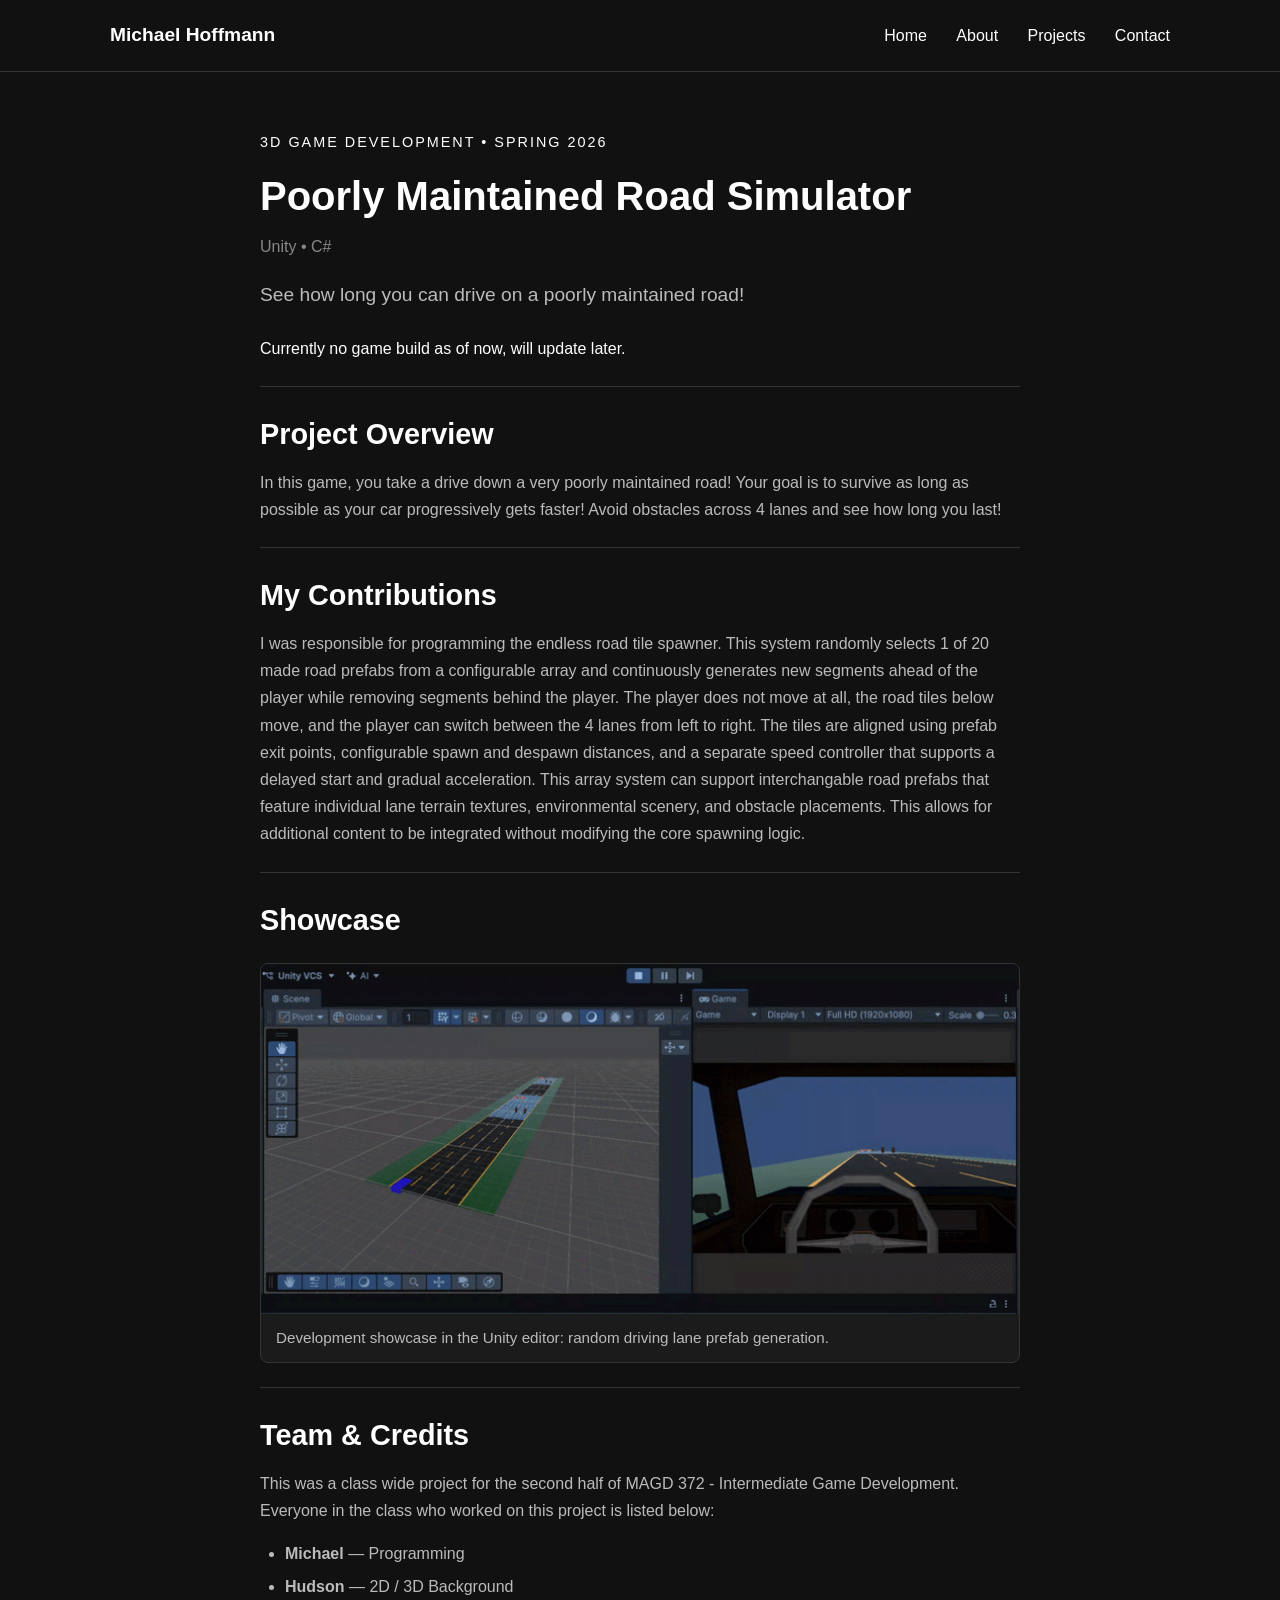
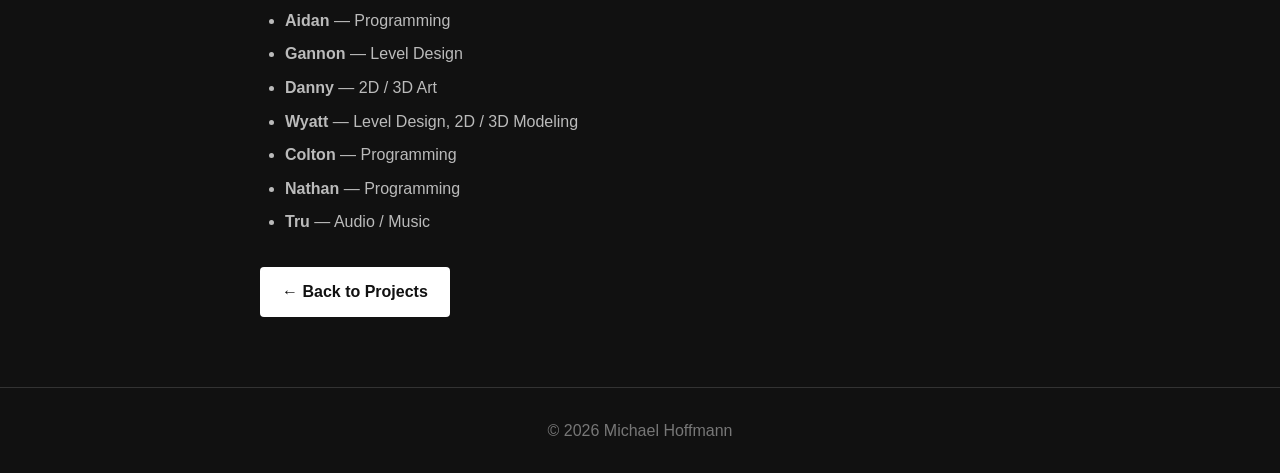
<file: projects/3d-driving-game.html>
<!DOCTYPE html>
<html lang="en">

<head>
    <meta charset="UTF-8">
    <meta name="viewport" content="width=device-width, initial-scale=1.0">
    <title>Poorly Maintained Road Simulator</title>
    <link rel="stylesheet" href="../CSS/style.css">
</head>

<body>
    <header>
        <nav>
            <h2>Michael Hoffmann</h2>
            <div>
                <a href="../index.html#home">Home</a>
                <a href="../index.html#about">About</a>
                <a href="../index.html#journey">Projects</a>
                <a href="../index.html#contact">Contact</a>
            </div>
        </nav>
    </header>

    <main class="project-page">

        <section class="project-detail-intro">
            <p class="subtitle">3D GAME DEVELOPMENT • SPRING 2026</p>
            <h1>Poorly Maintained Road Simulator</h1>
            <p class="project-meta">Unity • C#</p>
            <p class="project-lead">
                See how long you can drive on a poorly maintained road!
            </p>
            <p>
                Currently no game build as of now, will update later.
            </p>

            <!-- When ready, replace PASTE_GAME_URL_HERE and remove the comment
                 markers immediately surrounding the anchor below. -->
            <!--
            <a class="button"
               href="PASTE_GAME_URL_HERE"
               target="_blank"
               rel="noopener noreferrer">
                Play 3D Driving Game ↗
            </a>
            -->
        </section>

        <section class="project-detail-section">
            <h2>Project Overview</h2>
            <p>
                In this game, you take a drive down a very poorly maintained road! Your goal is to survive as long as possible
                as your car progressively gets faster! Avoid obstacles across 4 lanes and see how long you last!
            </p>
        </section>

        <section class="project-detail-section">
            <h2>My Contributions</h2>
            <p>
                I was responsible for programming the endless road tile spawner. 
                This system randomly selects 1 of 20 made road prefabs from a configurable array and continuously generates new segments ahead of the player while removing segments behind the player.
                The player does not move at all, the road tiles below move, and the player can switch between the 4 lanes from left to right.
                The tiles are aligned using prefab exit points, configurable spawn and despawn distances, and a separate speed controller that supports a delayed start and gradual acceleration.
                This array system can support interchangable road prefabs that feature individual lane terrain textures, environmental scenery, and obstacle placements. 
                This allows for additional content to be integrated without modifying the core spawning logic.
            </p>
        </section>

        <section class="project-detail-section">
            <h2>Showcase</h2>

            <div class="project-gallery project-gallery--stacked">
                <figure>
                    <a href="../img/3d-driving-game/3d_driving_game_showcase.gif" target="_blank" rel="noopener noreferrer">
                        <img
                            src="../img/3d-driving-game/3d_driving_game_showcase.gif"
                            alt="The Unity editor shows the road in the scene view alongside a first-person driving view."
                            width="800"
                            height="325"
                            loading="lazy"
                            decoding="async">
                    </a>
                    <figcaption>Development showcase in the Unity editor: random driving lane prefab generation.</figcaption>
                </figure>
            </div>
        </section>


        <section class="project-detail-section">
            <h2>Team &amp; Credits</h2>
            <p>
                This was a class wide project for the second half of MAGD 372 - Intermediate Game Development. 
                Everyone in the class who worked on this project is listed below:
            </p>
            <ul class="project-credits">
                <li><strong>Michael</strong> — Programming</li>
                <li><strong>Hudson</strong> — 2D / 3D Background</li>
                <li><strong>Aidan</strong> — Programming</li>
                <li><strong>Gannon</strong> — Level Design</li>
                <li><strong>Danny</strong> — 2D / 3D Art</li>
                <li><strong>Wyatt</strong> — Level Design, 2D / 3D Modeling</li>
                <li><strong>Colton</strong> — Programming</li>
                <li><strong>Nathan</strong> — Programming</li>
                <li><strong>Tru</strong> — Audio / Music</li>

            </ul>
        </section>

        <a class="button" href="../index.html#journey">
            ← Back to Projects
        </a>

    </main>

    <footer>
        <p>© 2026 Michael Hoffmann</p>
    </footer>
    <script src="../JS/gallery-viewer.js"></script>
</body>
</html>
</file>
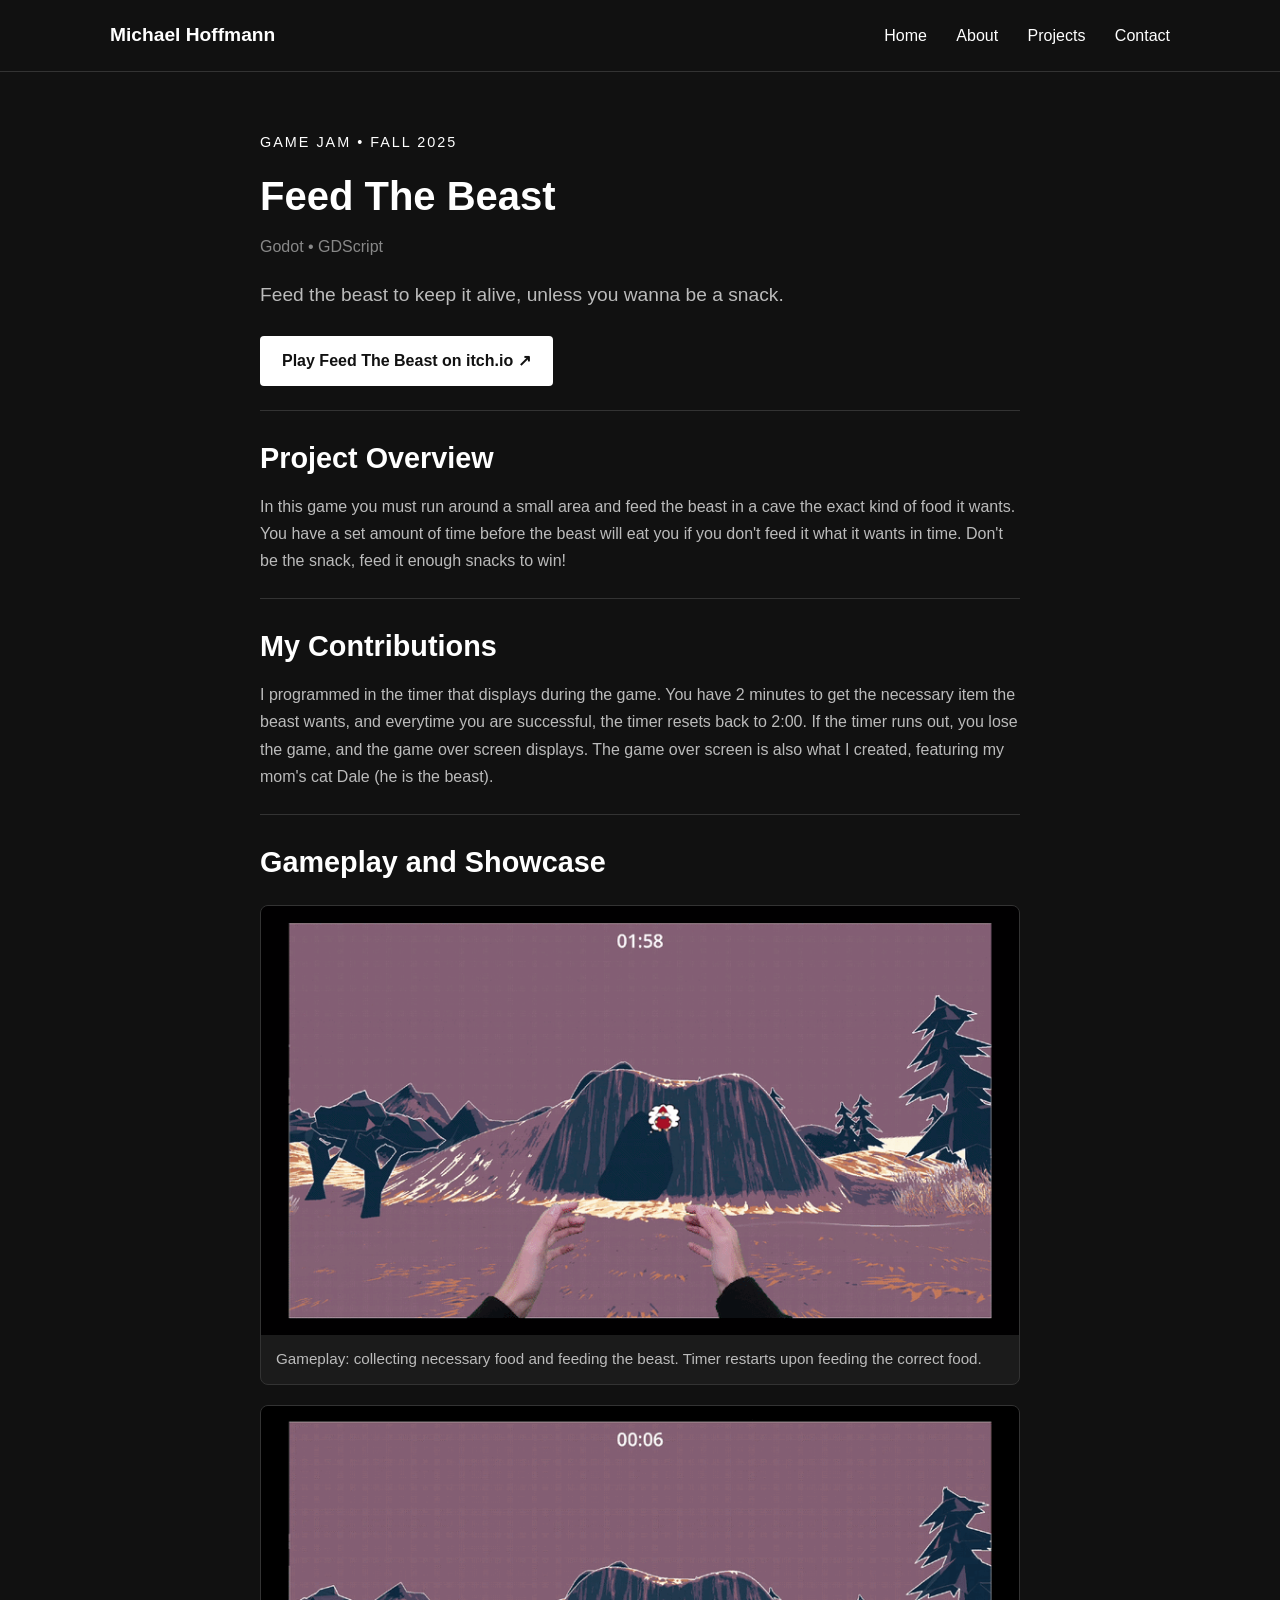
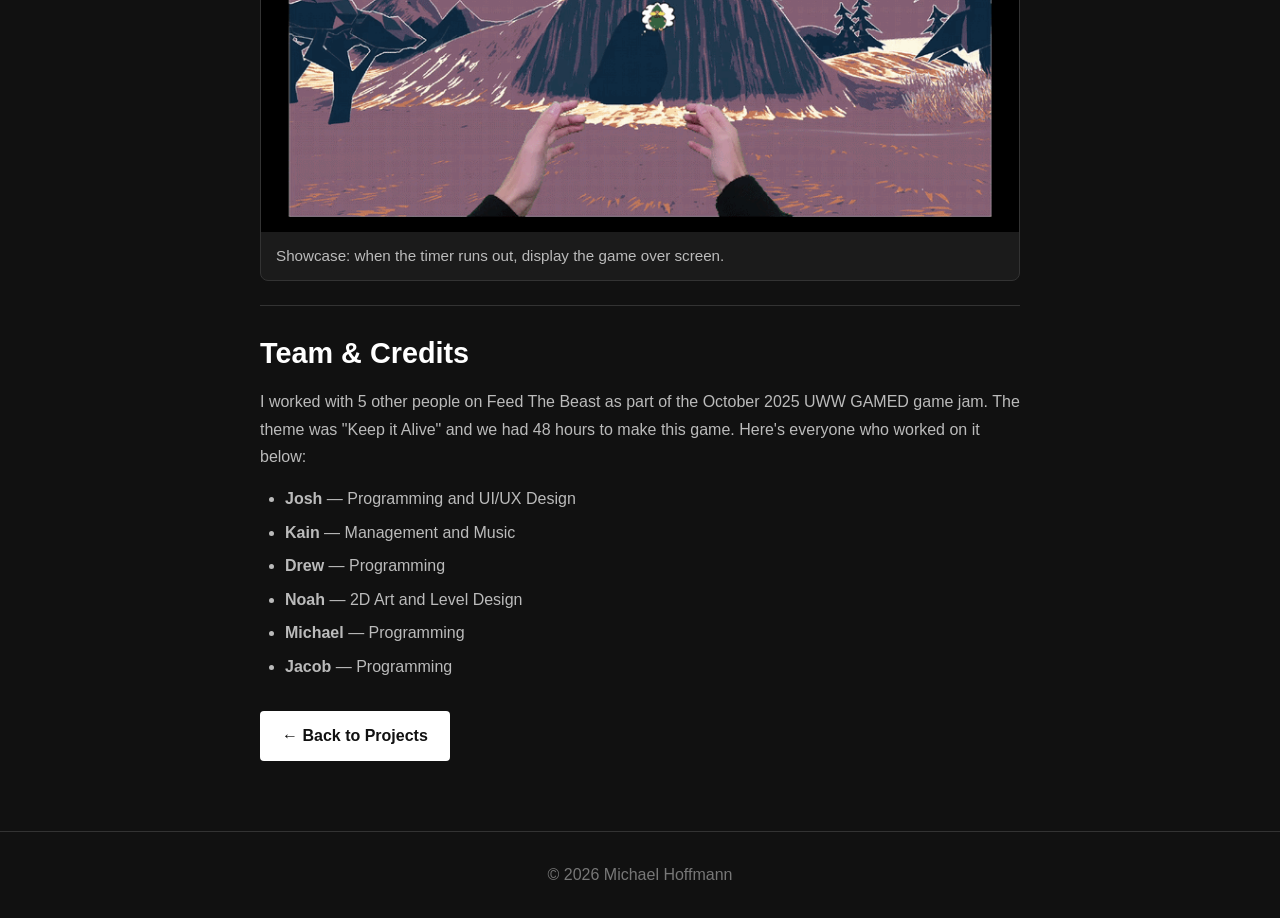
<file: projects/feed-the-beast.html>
<!DOCTYPE html>
<html lang="en">

<head>
    <meta charset="UTF-8">
    <meta name="viewport" content="width=device-width, initial-scale=1.0">

    <title>Feed The Beast</title>

    <link rel="stylesheet" href="../CSS/style.css">
</head>

<body>

    <header>
        <nav>
            <h2>Michael Hoffmann</h2>

            <div>
                <a href="../index.html#home">Home</a>
                <a href="../index.html#about">About</a>
                <a href="../index.html#journey">Projects</a>
                <a href="../index.html#contact">Contact</a>
            </div>
        </nav>
    </header>

    <main class="project-page">

        <section class="project-detail-intro">

            <p class="subtitle">GAME JAM • FALL 2025</p>

            <h1>Feed The Beast</h1>

            <p class="project-meta">
                Godot • GDScript
            </p>

            <p class="project-lead">
                Feed the beast to keep it alive, unless you wanna be a snack.
            </p>

            <a
                class="button"
                href="https://manachanamus.itch.io/feed-the-beast"
                target="_blank"
                rel="noopener noreferrer">
                Play Feed The Beast on itch.io ↗
            </a>

        </section>

        <section class="project-detail-section">

            <h2>Project Overview</h2>

            <p>
                In this game you must run around a small area and feed the beast in a cave the exact kind
                of food it wants. You have a set amount of time before the beast will eat you if you don't feed
                it what it wants in time. Don't be the snack, feed it enough snacks to win!
            </p>

        </section>

        <section class="project-detail-section">

            <h2>My Contributions</h2>

            <p>
                I programmed in the timer that displays during the game. You have 2 minutes
                to get the necessary item the beast wants, and everytime you are successful, 
                the timer resets back to 2:00. If the timer runs out, you lose the game, and
                the game over screen displays. The game over screen is also what I created,
                featuring my mom's cat Dale (he is the beast).
            </p>

        </section>

        <section class="project-detail-section">
            <h2>Gameplay and Showcase</h2>

            <div class="project-gallery project-gallery--stacked">
                <figure>
                    <a href="../img/feed-the-beast/feed_the_beast_gameover.gif" target="_blank" rel="noopener noreferrer">
                        <img
                            src="../img/feed-the-beast/feed_the_beast_gameover.gif"
                            alt="The player collects food, returns to the cave, and resets the timer by feeding the beast."
                            width="800"
                            height="453"
                            loading="lazy"
                            decoding="async">
                    </a>
                    <figcaption>Gameplay: collecting necessary food and feeding the beast.
                        Timer restarts upon feeding the correct food.
                    </figcaption>
                </figure>
                
                <figure>
                    <a href="../img/feed-the-beast/feed_the_beast_showcase.gif" target="_blank" rel="noopener noreferrer">
                        <img
                            src="../img/feed-the-beast/feed_the_beast_showcase.gif"
                            alt="The timer reaches zero, the game-over screen appears, and the game returns to the main menu."
                            width="800"
                            height="450"
                            loading="lazy"
                            decoding="async">
                    </a>
                    <figcaption>Showcase: when the timer runs out, display the game over screen.</figcaption>
                </figure>
            </div>
        </section>

    <section class="project-detail-section">

        <h2>Team & Credits</h2>

        <p>
            I worked with 5 other people on Feed The Beast as part of the October 2025 UWW GAMED game jam.
            The theme was "Keep it Alive" and we had 48 hours to make this game.
            Here's everyone who worked on it below:
        </p>

        <ul class="project-credits">
            <li>
                <strong>Josh</strong> — Programming and UI/UX Design
            </li>

            <li>
                <strong>Kain</strong> — Management and Music
            </li>

            <li>
                <strong>Drew</strong> — Programming
            </li>

            <li>
                <strong>Noah</strong> — 2D Art and Level Design
            </li>

            <li>
                <strong>Michael</strong> — Programming
            </li>

            <li>
                <strong>Jacob</strong> — Programming
            </li>
        </ul>

    </section>

    <a class="button" href="../index.html#journey">
        ← Back to Projects
    </a>

    </main>

    <footer>
        <p>© 2026 Michael Hoffmann</p>
    </footer>

    <script src="../JS/gallery-viewer.js"></script>
</body>

</html>
</file>
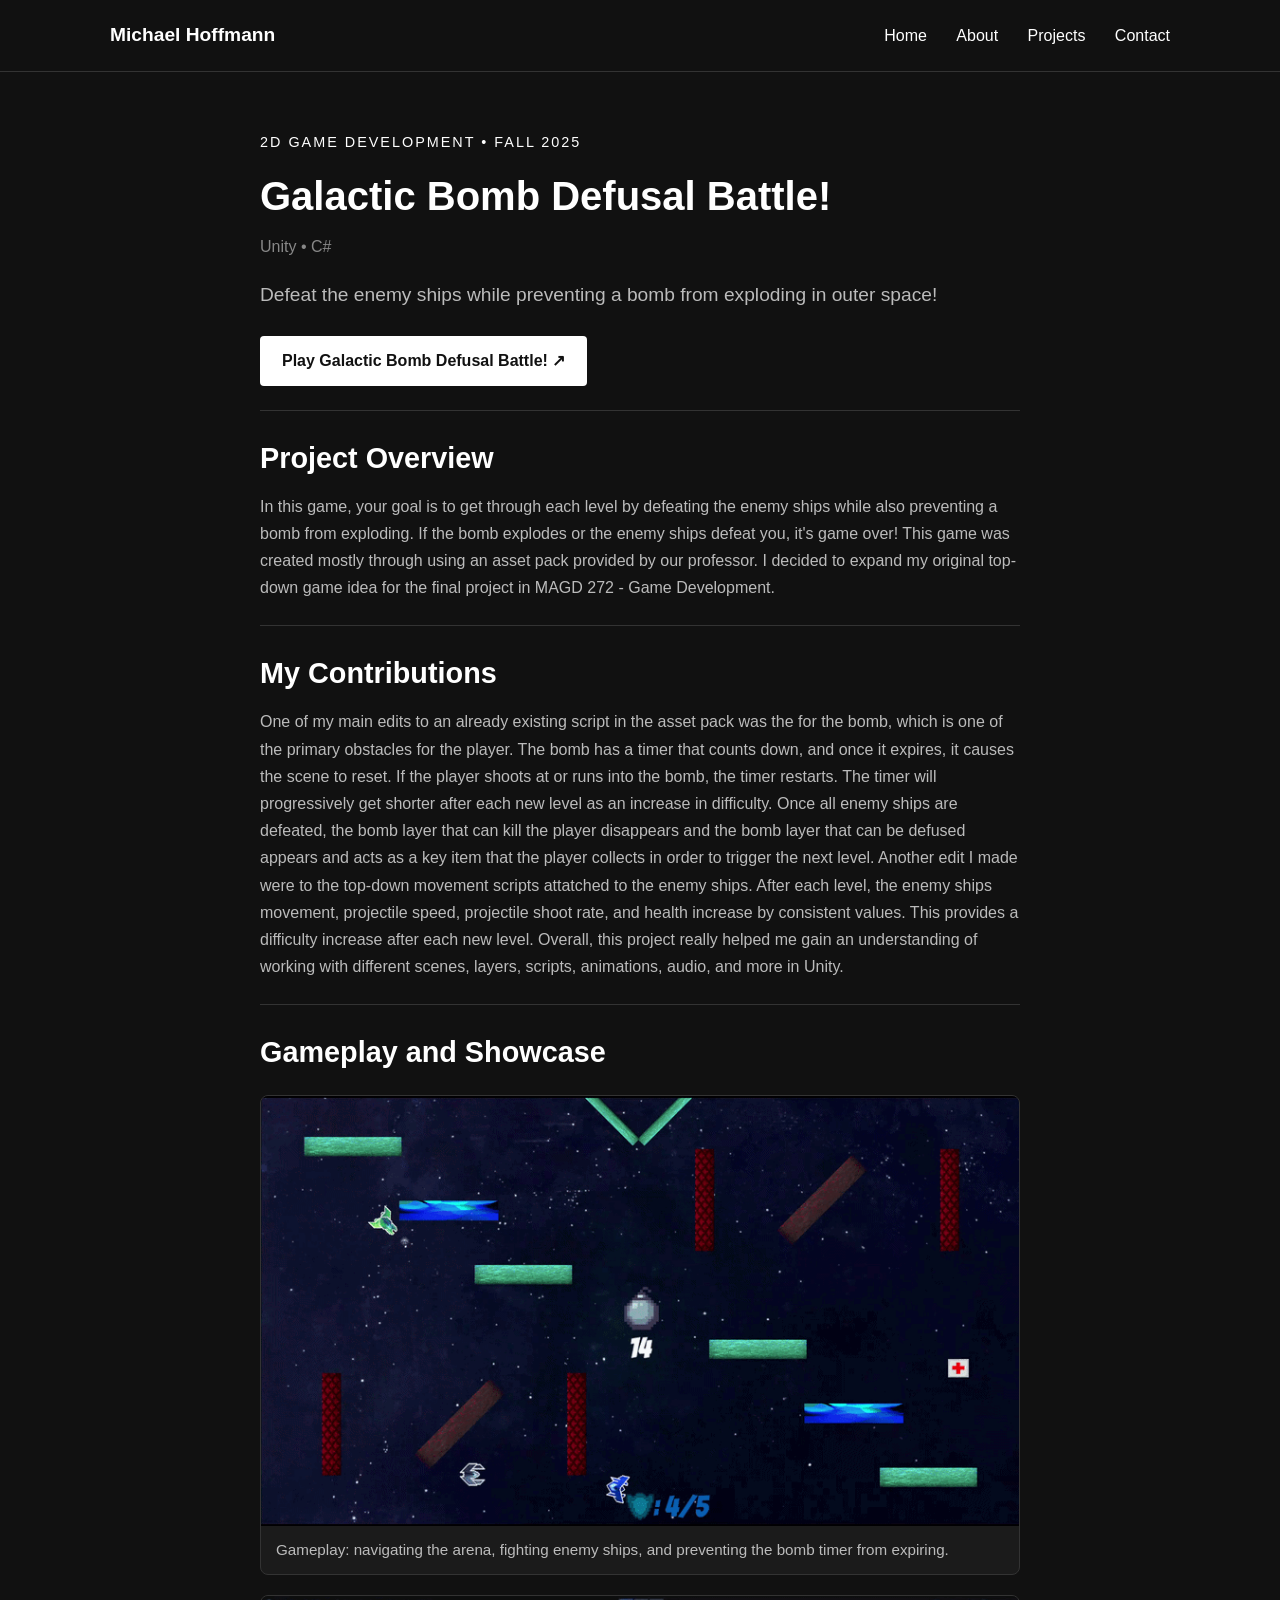
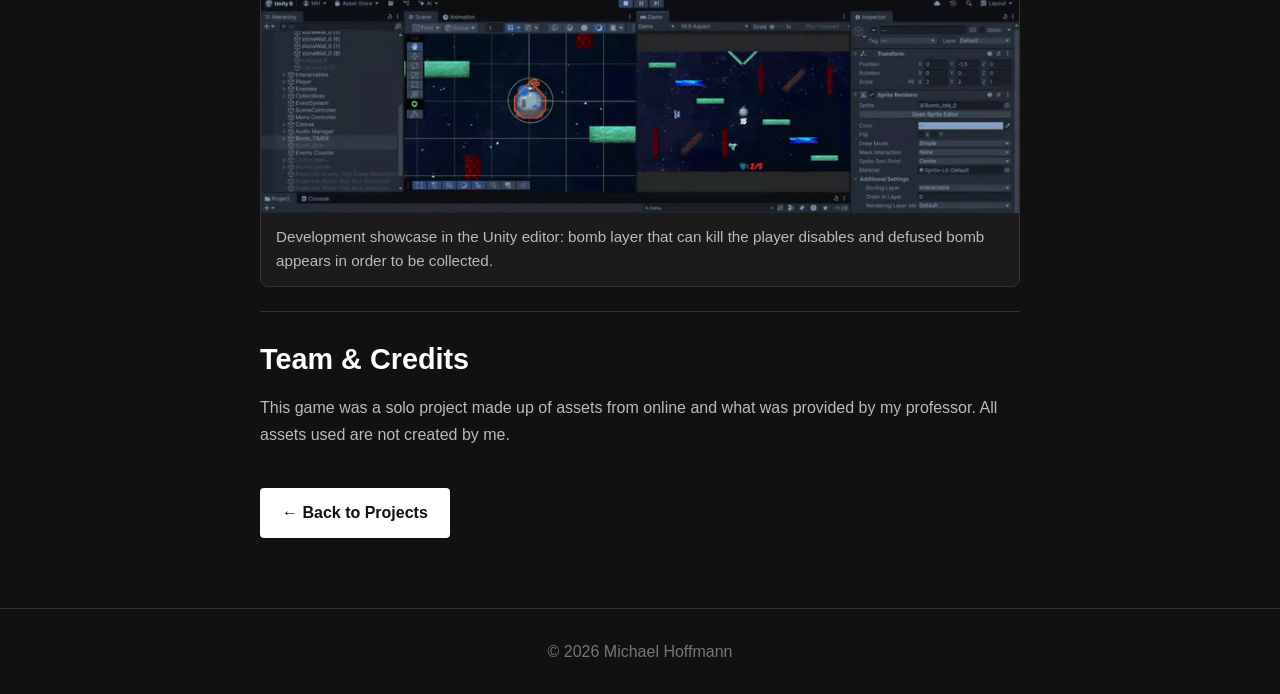
<file: projects/galactic-bomb-defusal-battle.html>
<!DOCTYPE html>
<html lang="en">

<head>
    <meta charset="UTF-8">
    <meta name="viewport" content="width=device-width, initial-scale=1.0">
    <title>Galactic Bomb Defusal Battle!</title>
    <link rel="stylesheet" href="../CSS/style.css">
</head>

<body>
    <header>
        <nav>
            <h2>Michael Hoffmann</h2>
            <div>
                <a href="../index.html#home">Home</a>
                <a href="../index.html#about">About</a>
                <a href="../index.html#journey">Projects</a>
                <a href="../index.html#contact">Contact</a>
            </div>
        </nav>
    </header>

    <main class="project-page">

        <section class="project-detail-intro">
            <p class="subtitle">2D GAME DEVELOPMENT • FALL 2025</p>
            <h1>Galactic Bomb Defusal Battle!</h1>
            <p class="project-meta">Unity • C#</p>
            <p class="project-lead">
                Defeat the enemy ships while preventing a bomb from exploding in outer space!
            </p>

            <a class="button"
               href="https://mjh521.itch.io/galactic-bomb-defusal-battle"
               target="_blank"
               rel="noopener noreferrer">
                Play Galactic Bomb Defusal Battle! ↗
            </a>

        </section>

        <section class="project-detail-section">
            <h2>Project Overview</h2>
            <p>
                In this game, your goal is to get through each level by defeating the enemy ships while
                also preventing a bomb from exploding. If the bomb explodes or the enemy ships defeat you,
                it's game over! This game was created mostly through using an asset pack provided by our professor.
                I decided to expand my original top-down game idea for the final project in MAGD 272 - Game Development.
            </p>
        </section>

        <section class="project-detail-section">
            <h2>My Contributions</h2>
            <p>
                One of my main edits to an already existing script in the asset pack was the for the bomb, which is one of the primary obstacles for the player.
                The bomb has a timer that counts down, and once it expires, it causes the scene to reset.
                If the player shoots at or runs into the bomb, the timer restarts.
                The timer will progressively get shorter after each new level as an increase in difficulty. 
                Once all enemy ships are defeated, the bomb layer that can kill the player disappears and the bomb layer that can be defused appears and acts as a key item that the player collects in order to trigger the next level.
                Another edit I made were to the top-down movement scripts attatched to the enemy ships. After each level, the enemy ships movement, projectile speed, projectile shoot rate, and health increase by consistent values.
                This provides a difficulty increase after each new level. 
                Overall, this project really helped me gain an understanding of working with different scenes, layers, scripts, animations, audio, and more in Unity.
            </p>

        </section>

        <section class="project-detail-section">
        <h2>Gameplay and Showcase</h2>

        <div class="project-gallery project-gallery--stacked">
            <figure>
                <a href="../img/galactic-bomb-defusal-battle/galactic_battle_gameplay.gif" target="_blank" rel="noopener noreferrer">
                    <img
                        src="../img/galactic-bomb-defusal-battle/galactic_battle_gameplay.gif"
                        alt="A player-controlled spaceship moves and fires among enemies and obstacles."
                        width="800"
                        height="453"
                        loading="lazy"
                        decoding="async">
                </a>
                <figcaption>Gameplay: navigating the arena, fighting enemy ships, and preventing the bomb timer from expiring.</figcaption>
            </figure>
            
            <figure>
                <a href="../img/galactic-bomb-defusal-battle/galactic_battle_showcase.gif" target="_blank" rel="noopener noreferrer">
                    <img
                        src="../img/galactic-bomb-defusal-battle/galactic_battle_showcase.gif"
                        alt="The Unity editor displays the space arena and the game running alongside it."
                        width="800"
                        height="229"
                        loading="lazy"
                        decoding="async">
                </a>
                <figcaption>Development showcase in the Unity editor: bomb layer that can kill the player disables and
                    defused bomb appears in order to be collected.
                </figcaption>
            </figure>
        </div>
    </section>


        <section class="project-detail-section">
            <h2>Team &amp; Credits</h2>
            <p>
                This game was a solo project made up of assets from online and what was provided by my professor.
                All assets used are not created by me.
            </p>
            <ul class="project-credits">
            <!--    <li><strong>Michael Hoffmann</strong> — [Your roles]</li> -->
            </ul>
        </section>

        <a class="button" href="../index.html#journey">
            ← Back to Projects
        </a>

    </main>

    <footer>
        <p>© 2026 Michael Hoffmann</p>
    </footer>
    <script src="../JS/gallery-viewer.js"></script>
</body>
</html>
</file>
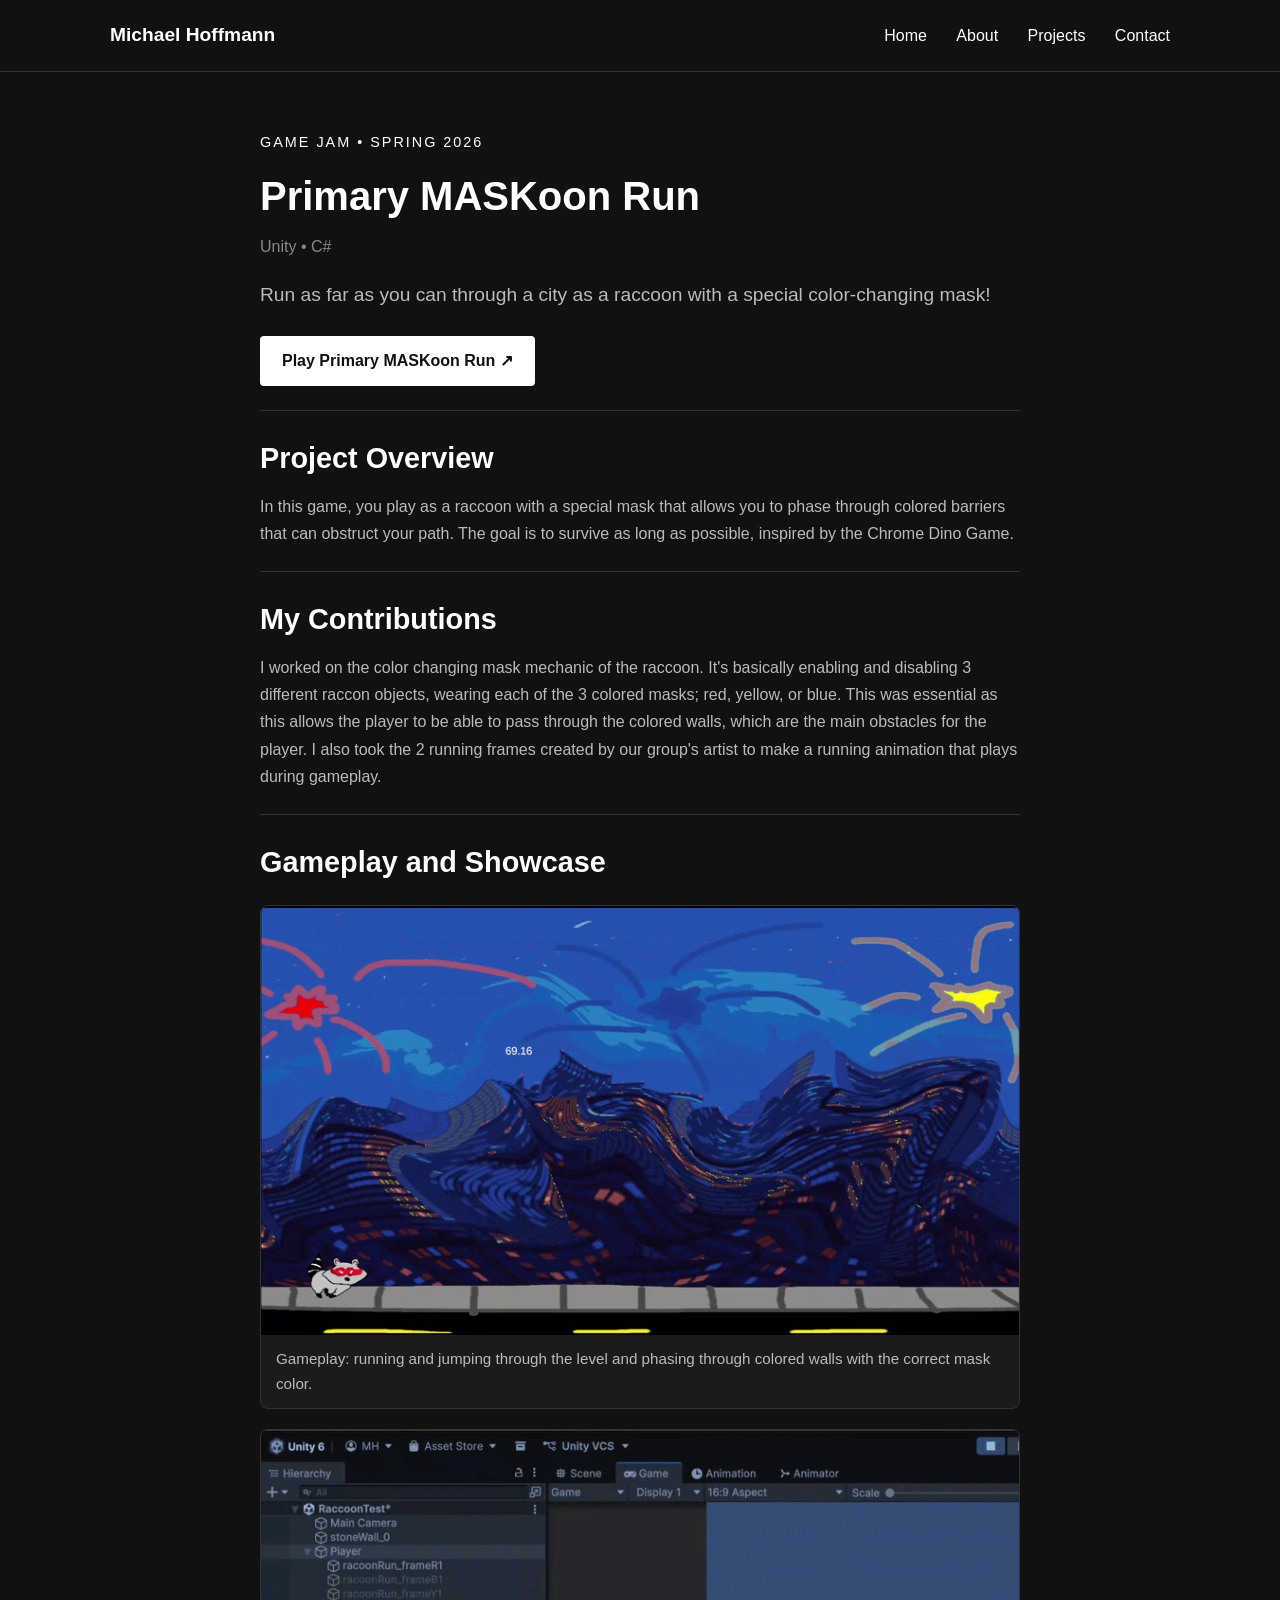
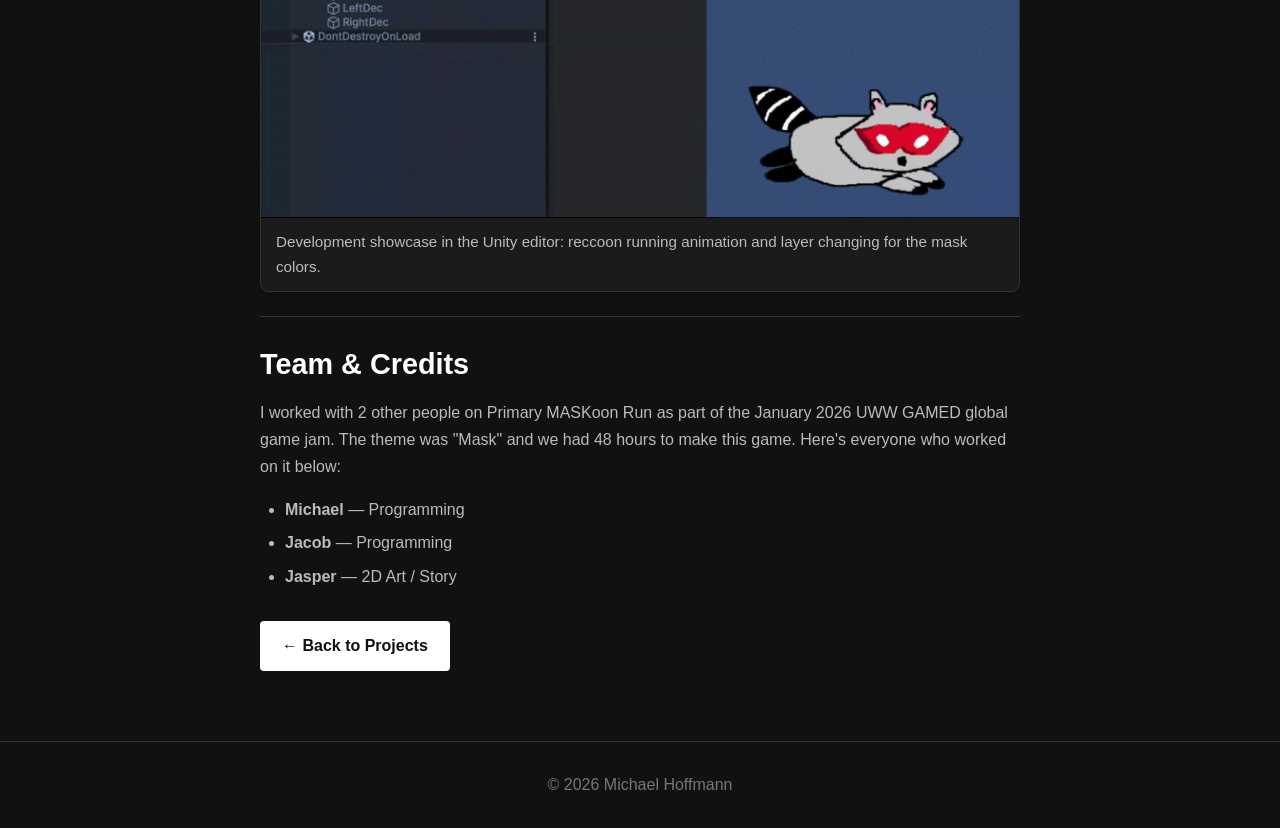
<file: projects/primary-maskoon-run.html>
<!DOCTYPE html>
<html lang="en">

<head>
    <meta charset="UTF-8">
    <meta name="viewport" content="width=device-width, initial-scale=1.0">
    <title>Primary MASKoon Run</title>
    <link rel="stylesheet" href="../CSS/style.css">
</head>

<body>
    <header>
        <nav>
            <h2>Michael Hoffmann</h2>
            <div>
                <a href="../index.html#home">Home</a>
                <a href="../index.html#about">About</a>
                <a href="../index.html#journey">Projects</a>
                <a href="../index.html#contact">Contact</a>
            </div>
        </nav>
    </header>

    <main class="project-page">

        <section class="project-detail-intro">
            <p class="subtitle">GAME JAM • SPRING 2026</p>
            <h1>Primary MASKoon Run</h1>
            <p class="project-meta">Unity • C#</p>
            <p class="project-lead">
                Run as far as you can through a city as a raccoon with a special color-changing mask!
            </p>
            
            <a class="button"
               href="https://boyloytt.itch.io/primary-maskoon-run"
               target="_blank"
               rel="noopener noreferrer">
                Play Primary MASKoon Run ↗
            </a>
            
        </section>

        <section class="project-detail-section">
            <h2>Project Overview</h2>
            <p>
                In this game, you play as a raccoon with a special mask that allows you to phase through colored barriers that can obstruct your path.
                The goal is to survive as long as possible, inspired by the Chrome Dino Game.
            </p>
        </section>

        <section class="project-detail-section">
            <h2>My Contributions</h2>
            <p>
                I worked on the color changing mask mechanic of the raccoon. It's basically enabling and disabling 3 different raccon objects, wearing each of the 3 colored masks; red, yellow, or blue.
                This was essential as this allows the player to be able to pass through the colored walls, which are the main obstacles for the player.
                I also took the 2 running frames created by our group's artist to make a running animation that plays during gameplay.
            </p>
        </section>

    <section class="project-detail-section">
        <h2>Gameplay and Showcase</h2>

        <div class="project-gallery project-gallery--stacked">
            <figure>
                <a href="../img/primary-maskoon-run/maskoon_gameplay.gif" target="_blank" rel="noopener noreferrer">
                    <img
                        src="../img/primary-maskoon-run/maskoon_gameplay.gif"
                        alt="The raccoon runs along platforms, jumps over gaps, and changes mask colors."
                        width="800"
                        height="453"
                        loading="lazy"
                        decoding="async">
                </a>
                <figcaption>Gameplay: running and jumping through the level and phasing through colored walls with the correct mask color.</figcaption>
            </figure>

            <figure>
                <a href="../img/primary-maskoon-run/maskoon_showcase.gif" target="_blank" rel="noopener noreferrer">
                    <img
                        src="../img/primary-maskoon-run/maskoon_showcase.gif"
                        alt="An animated raccoon character changes mask colors in the Unity editor."
                        width="800"
                        height="410"
                        loading="lazy"
                        decoding="async">
                </a>
                <figcaption>Development showcase in the Unity editor: reccoon running animation and layer changing for the mask colors.</figcaption>
            </figure>
        </div>
    </section>


        <section class="project-detail-section">
            <h2>Team &amp; Credits</h2>
            <p>
                I worked with 2 other people on Primary MASKoon Run as part of the January 2026 UWW GAMED global game jam.
                The theme was "Mask" and we had 48 hours to make this game.
                Here's everyone who worked on it below: 
            </p>
            <ul class="project-credits">
                <li><strong>Michael</strong> — Programming</li>
                <li><strong>Jacob</strong> — Programming</li>
                <li><strong>Jasper</strong> — 2D Art / Story</li>
            </ul>
        </section>

        <a class="button" href="../index.html#journey">
            ← Back to Projects
        </a>

    </main>

    <footer>
        <p>© 2026 Michael Hoffmann</p>
    </footer>
    <script src="../JS/gallery-viewer.js"></script>
</body>
</html>
</file>
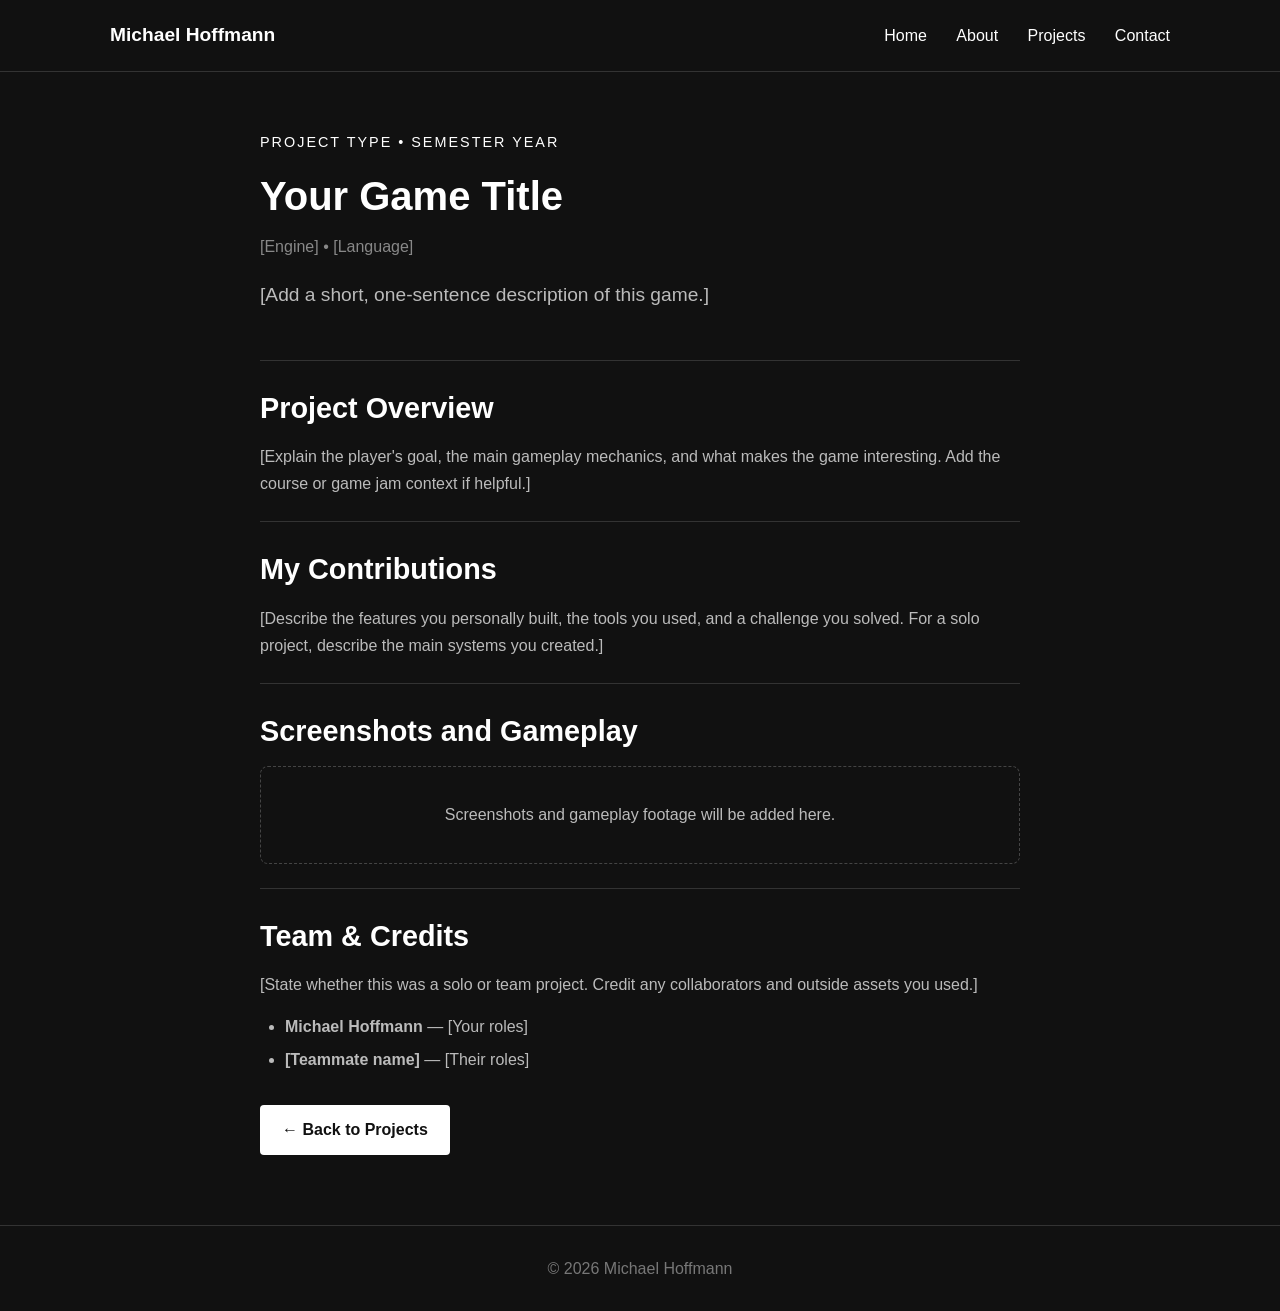
<file: projects/project-template.html>
<!DOCTYPE html>
<html lang="en">

<head>
    <meta charset="UTF-8">
    <meta name="viewport" content="width=device-width, initial-scale=1.0">
    <title>Your Game Title</title>
    <link rel="stylesheet" href="../CSS/style.css">
</head>

<body>
    <header>
        <nav>
            <h2>Michael Hoffmann</h2>
            <div>
                <a href="../index.html#home">Home</a>
                <a href="../index.html#about">About</a>
                <a href="../index.html#journey">Projects</a>
                <a href="../index.html#contact">Contact</a>
            </div>
        </nav>
    </header>

    <main class="project-page">

        <section class="project-detail-intro">
            <p class="subtitle">PROJECT TYPE • SEMESTER YEAR</p>
            <h1>Your Game Title</h1>
            <p class="project-meta">[Engine] • [Language]</p>
            <p class="project-lead">
                [Add a short, one-sentence description of this game.]
            </p>

            <!-- When ready, replace PASTE_GAME_URL_HERE and remove the comment
                 markers immediately surrounding the anchor below. -->
            <!--
            <a class="button"
               href="PASTE_GAME_URL_HERE"
               target="_blank"
               rel="noopener noreferrer">
                Play Your Game Title ↗
            </a>
            -->
        </section>

        <section class="project-detail-section">
            <h2>Project Overview</h2>
            <p>
                [Explain the player's goal, the main gameplay mechanics, and
                what makes the game interesting. Add the course or game jam
                context if helpful.]
            </p>
        </section>

        <section class="project-detail-section">
            <h2>My Contributions</h2>
            <p>
                [Describe the features you personally built, the tools you used,
                and a challenge you solved. For a solo project, describe the
                main systems you created.]
            </p>
        </section>

        <section class="project-detail-section">
            <h2>Screenshots and Gameplay</h2>
            <div class="project-media-placeholder">
                <p>Screenshots and gameplay footage will be added here.</p>
            </div>

            <!-- Later: put media in img/your-game/ at the site root.
                 Delete the placeholder div above, then remove the comment
                 markers surrounding the gallery below. Match the filenames
                 to your real files and update the descriptions and captions. -->
            <!--
            <div class="project-gallery">
                <figure>
                    <a href="../img/your-game/screenshot-01.png"
                       target="_blank" rel="noopener noreferrer">
                        <img src="../img/your-game/screenshot-01.png"
                             alt="Describe what this screenshot shows"
                             loading="lazy" decoding="async">
                    </a>
                    <figcaption>[Add a screenshot caption.]</figcaption>
                </figure>

                <figure>
                    <img src="../img/your-game/gameplay-01.gif"
                         alt="Describe the action in this gameplay clip"
                         loading="lazy">
                    <figcaption>[Add a gameplay caption.]</figcaption>
                </figure>
            </div>
            -->
        </section>

        <section class="project-detail-section">
            <h2>Team &amp; Credits</h2>
            <p>
                [State whether this was a solo or team project. Credit any
                collaborators and outside assets you used.]
            </p>
            <ul class="project-credits">
                <li><strong>Michael Hoffmann</strong> — [Your roles]</li>
                <li><strong>[Teammate name]</strong> — [Their roles]</li>
            </ul>
            <!-- Copy a list item for each additional teammate. For a solo
                 project, delete the teammate placeholder item. -->
        </section>

        <a class="button" href="../index.html#journey">
            ← Back to Projects
        </a>

    </main>

    <footer>
        <p>© 2026 Michael Hoffmann</p>
    </footer>
    <script src="../JS/gallery-viewer.js"></script>
</body>
</html>
</file>
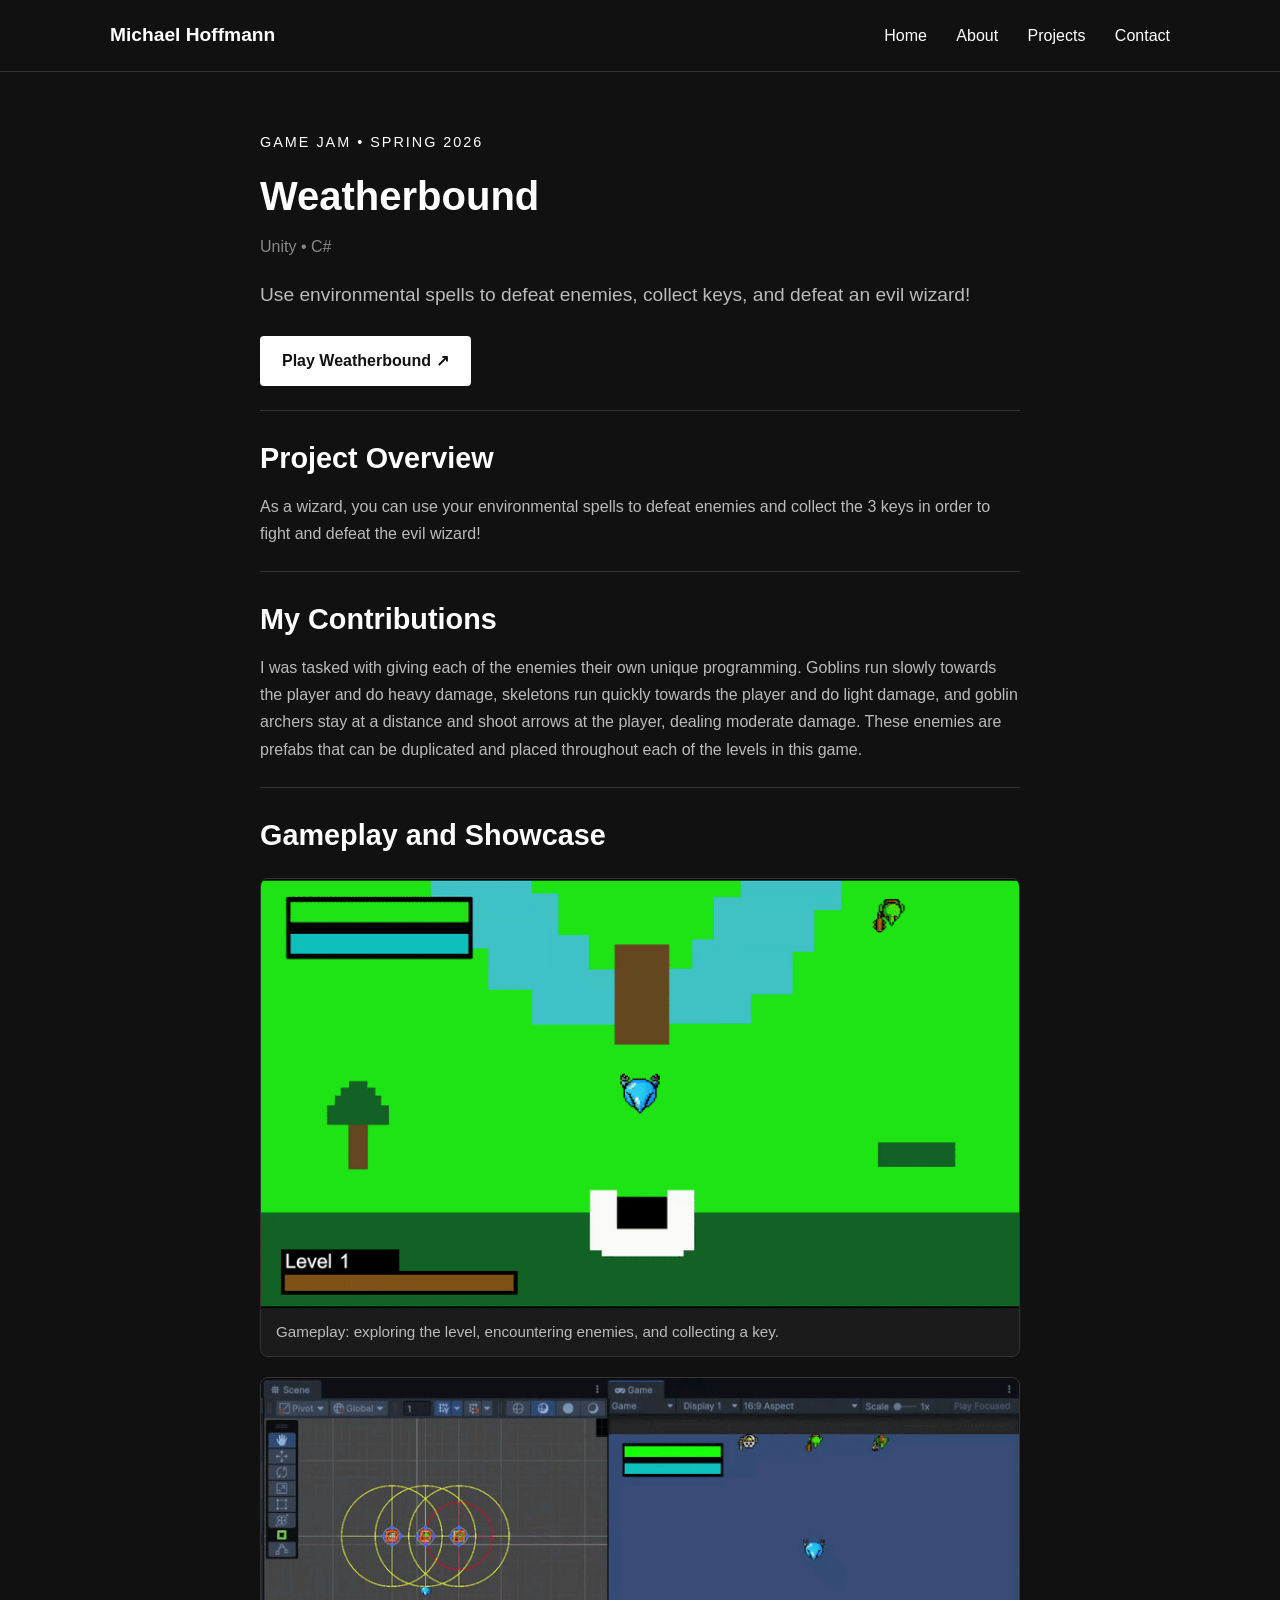
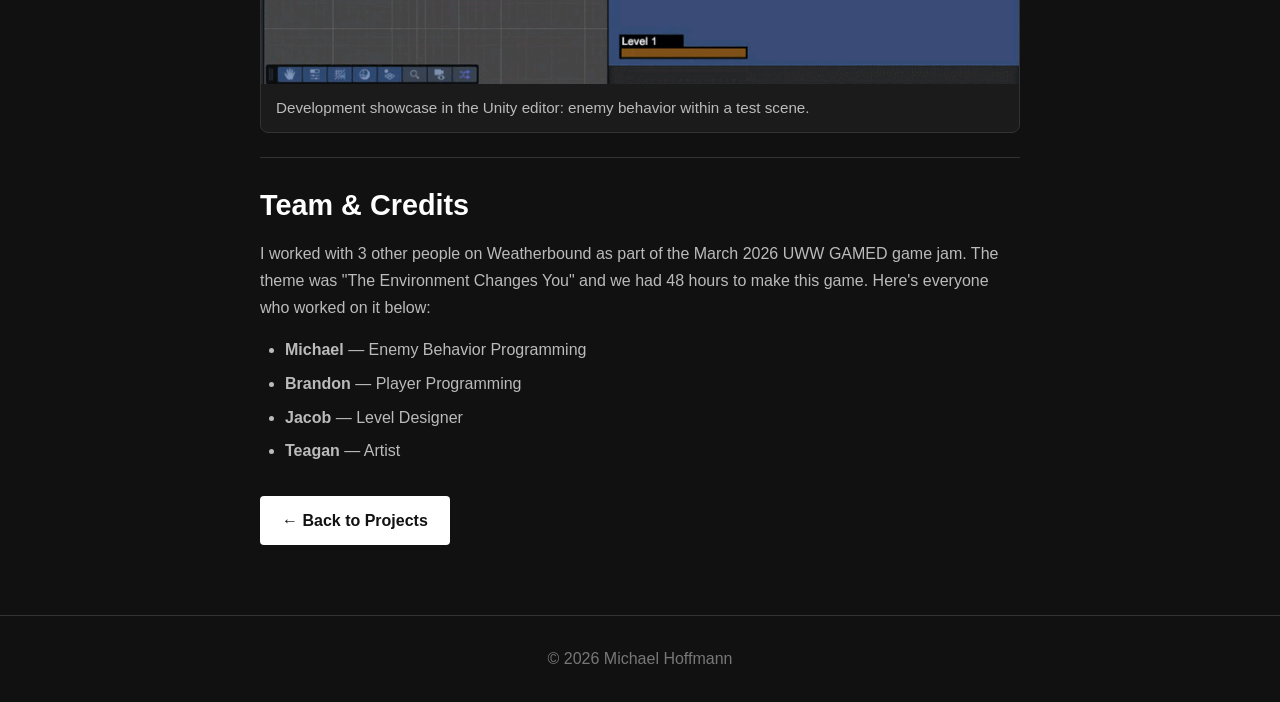
<file: projects/weatherbound.html>
<!DOCTYPE html>
<html lang="en">

<head>
    <meta charset="UTF-8">
    <meta name="viewport" content="width=device-width, initial-scale=1.0">
    <title>Weatherbound</title>
    <link rel="stylesheet" href="../CSS/style.css">
</head>

<body>
    <header>
        <nav>
            <h2>Michael Hoffmann</h2>
            <div>
                <a href="../index.html#home">Home</a>
                <a href="../index.html#about">About</a>
                <a href="../index.html#journey">Projects</a>
                <a href="../index.html#contact">Contact</a>
            </div>
        </nav>
    </header>

    <main class="project-page">

        <section class="project-detail-intro">
            <p class="subtitle">GAME JAM • SPRING 2026</p>
            <h1>Weatherbound</h1>
            <p class="project-meta">Unity • C#</p>
            <p class="project-lead">
                Use environmental spells to defeat enemies, collect keys, and defeat an evil wizard!
            </p>

            <a class="button"
               href="https://brandonmw11.itch.io/weatherbound"
               target="_blank"
               rel="noopener noreferrer">
                Play Weatherbound ↗
            </a>
        </section>

        <section class="project-detail-section">
            <h2>Project Overview</h2>
            <p>
                As a wizard, you can use your environmental spells to defeat enemies and collect the 3 keys
                in order to fight and defeat the evil wizard!
            </p>
        </section>

        <section class="project-detail-section">
            <h2>My Contributions</h2>
            <p>
                I was tasked with giving each of the enemies their own unique programming.
                Goblins run slowly towards the player and do heavy damage, skeletons run quickly towards the player and do light damage, and 
                goblin archers stay at a distance and shoot arrows at the player, dealing moderate damage.
                These enemies are prefabs that can be duplicated and placed throughout each of the levels in this game. 
            </p>
        </section>

    <section class="project-detail-section">
    <h2>Gameplay and Showcase</h2>

    <div class="project-gallery project-gallery--stacked">
        <figure>
            <a href="../img/weatherbound/weatherbound_gameplay.gif" target="_blank" rel="noopener noreferrer">
                <img
                    src="../img/weatherbound/weatherbound_gameplay.gif"
                    alt="The player moves through a top-down level while enemies approach."
                    width="800"
                    height="453"
                    loading="lazy"
                    decoding="async">
            </a>
            <figcaption>Gameplay: exploring the level, encountering enemies, and collecting a key.</figcaption>
        </figure>

        <figure>
            <a href="../img/weatherbound/weatherbound_enemy_showcase.gif" target="_blank" rel="noopener noreferrer">
                <img
                    src="../img/weatherbound/weatherbound_enemy_showcase.gif"
                    alt="The Unity scene and game views show enemies around the player character."
                    width="800"
                    height="323"
                    loading="lazy"
                    decoding="async">
            </a>
            <figcaption>Development showcase in the Unity editor: enemy behavior within a test scene.</figcaption>
        </figure>
    </div>
</section>


        <section class="project-detail-section">
            <h2>Team &amp; Credits</h2>
            <p>
                I worked with 3 other people on Weatherbound as part of the March 2026 UWW GAMED game jam.
                The theme was "The Environment Changes You" and we had 48 hours to make this game.
                Here's everyone who worked on it below:
            </p>
            <ul class="project-credits">
                <li><strong>Michael</strong> — Enemy Behavior Programming</li>
                <li><strong>Brandon</strong> — Player Programming</li>
                <li><strong>Jacob</strong> — Level Designer</li>
                <li><strong>Teagan</strong> — Artist</li>
            </ul>
        </section>

        <a class="button" href="../index.html#journey">
            ← Back to Projects
        </a>

    </main>

    <footer>
        <p>© 2026 Michael Hoffmann</p>
    </footer>
    <script src="../JS/gallery-viewer.js"></script>
</body>
</html>
</file>
<file: CSS/style.css>
* {
    box-sizing: border-box;
    margin: 0;
    padding: 0;
}

html {
    scroll-behavior: smooth;
}

body {
    background-color: #111111;
    color: #ffffff;
    font-family: Arial, sans-serif;
    line-height: 1.6;
}


/* Navigation */

header {
    position: sticky;
    top: 0;
    z-index: 100;

    background-color: #111111;
    border-bottom: 1px solid #333333;
}

nav {
    max-width: 1100px;
    margin: auto;

    padding: 20px;

    display: flex;
    justify-content: space-between;
    align-items: center;
}

nav h2 {
    font-size: 1.2rem;
}

nav a {
    color: #ffffff;
    text-decoration: none;
    margin-left: 25px;
}

nav a:hover {
    text-decoration: underline;
}


/* General Sections */

section {
    max-width: 1100px;
    margin: auto;
    padding: 100px 20px;
}

section h2 {
    font-size: 2.2rem;
    margin-bottom: 20px;
}


/* Hero */

.hero {
    min-height: 80vh;

    display: flex;
    align-items: center;
}

.hero > div {
    max-width: 750px;
}

.subtitle {
    font-size: 0.9rem;
    letter-spacing: 2px;
    margin-bottom: 20px;
}

.hero h1 {
    font-size: 4rem;
    line-height: 1.1;
    margin-bottom: 25px;
}

.hero p {
    font-size: 1.2rem;
    color: #bbbbbb;
    margin-bottom: 30px;
}


/* Buttons */

.button {
    display: inline-block;

    background-color: #ffffff;
    color: #111111;

    padding: 12px 22px;

    text-decoration: none;
    font-weight: bold;

    border-radius: 4px;
}

.button:hover {
    opacity: 0.8;
}


/* Project Timeline */

.timeline {
    margin-top: 50px;
}

.timeline-semester {
    display: grid;
    grid-template-columns: 150px 1fr;

    gap: 40px;

    margin-bottom: 60px;
}

.timeline-date {
    text-align: right;

    padding-top: 10px;
}

.timeline-date span {
    display: block;

    font-size: 0.9rem;

    color: #888888;
}

.timeline-date strong {
    display: block;

    font-size: 1.5rem;
}

.timeline-content {
    position: relative;

    padding-left: 35px;
}

.timeline-content::before {
    content: "";

    position: absolute;

    left: 8px;
    top: 0;
    bottom: 0;

    width: 2px;

    background-color: #333333;
}

.timeline-project {
    position: relative;

    background-color: #1b1b1b;

    border: 1px solid #333333;
    border-radius: 8px;

    padding: 25px;

    margin-bottom: 20px;
}

.timeline-project::before {
    content: "";

    position: absolute;

    width: 12px;
    height: 12px;

    border-radius: 50%;

    background-color: #111111;

    border: 2px solid #ffffff;

    left: -35px;
    top: 30px;
}

.timeline-project h3 {
    margin-bottom: 8px;

    font-size: 1.3rem;
}

.timeline-project p {
    color: #bbbbbb;
}

.project-type {
    font-size: 0.85rem;

    text-transform: uppercase;

    letter-spacing: 1px;

    margin-bottom: 10px;
}

.project-link {
    display: inline-block;

    margin-top: 20px;

    color: #ffffff;
    text-decoration: none;
    font-weight: bold;
}

.project-link:hover {
    text-decoration: underline;
}

.future-project {
    border-style: dashed;
}

.future-project p {
    color: #888888;
}


/* Contact */

#contact {
    text-align: center;
}


/* Footer */

footer {
    border-top: 1px solid #333333;

    text-align: center;

    padding: 30px;

    color: #777777;
}


/* Mobile */

@media (max-width: 800px) {

    .timeline-semester {
        grid-template-columns: 1fr;

        gap: 15px;
    }

    .timeline-date {
        text-align: left;

        padding-left: 35px;
    }

    .timeline-content {
        padding-left: 35px;
    }

    nav {
        flex-direction: column;
        gap: 15px;
    }

    nav a {
        margin-left: 10px;
        margin-right: 10px;
    }

    .hero h1 {
        font-size: 3rem;
    }

    .project-grid {
        grid-template-columns: 1fr;
    }

        
    /* Individual Project Pages */

    .project-page {
        max-width: 1100px;
        margin: 0 auto;
        padding: 35px 20px 70px;
    }

    .project-page section {
        max-width: none;
        margin: 0;
        padding: 24px 0;
    }

    .project-detail-section {
        border-top: 1px solid #333333;
    }

    .project-detail-section h2 {
        font-size: 1.8rem;
        margin-bottom: 12px;
    }

    /* Back Link */

    .project-back-link {
        display: inline-block;
        color: #bbbbbb;
        text-decoration: none;
        margin-bottom: 24px;
    }

    .project-back-link:hover {
        color: #ffffff;
        text-decoration: underline;
    }

    /* Project Introduction */

    .project-detail-intro .subtitle {
        font-size: 0.9rem;
        letter-spacing: 2px;
        margin-bottom: 12px;
    }

    .project-detail-intro h1 {
        font-size: 3.5rem;
        line-height: 1.1;
        margin-bottom: 16px;
    }

    .project-meta {
        color: #888888;
        margin-bottom: 20px;
    }

    .project-lead {
        max-width: 800px;
        color: #bbbbbb;
        font-size: 1.2rem;
        line-height: 1.7;
        margin-bottom: 24px;
    }

    /* Project Categories */

    .project-detail-section {
        border-top: 1px solid #333333;
    }

    .project-detail-section h2 {
        font-size: 1.8rem;
        margin-bottom: 12px;
    }

    .project-detail-section > p {
        max-width: 800px;
        color: #bbbbbb;
        line-height: 1.7;
    }

    /* Technologies */

    .project-tags {
        display: flex;
        flex-wrap: wrap;
        gap: 10px;
    }

    .project-tags span {
        background-color: #1b1b1b;
        border: 1px solid #333333;
        border-radius: 4px;
        padding: 8px 14px;
        color: #bbbbbb;
    }

    /* Team Credits */

    .project-credits {
        max-width: 800px;
        padding-left: 25px;
        margin-top: 16px;
        color: #bbbbbb;
    }

    .project-credits li {
        margin-bottom: 8px;
    }

    .project-credits strong {
        color: #ffffff;
    }

    /* Media Placeholder */

    .project-media-placeholder {
        border: 1px dashed #444444;
        border-radius: 8px;
        padding: 35px 20px;
        text-align: center;
        color: #888888;
    }

    /* Screenshot and GIF Gallery */

    .project-gallery {
        display: grid;
        grid-template-columns: repeat(auto-fit, minmax(260px, 1fr));
        gap: 20px;
        margin-top: 20px;
    }

    .project-gallery figure {
        background-color: #1b1b1b;
        border: 1px solid #333333;
        border-radius: 8px;
        overflow: hidden;
    }

    .project-gallery img {
        display: block;
        width: 100%;
        height: auto;
    }

    .project-gallery figcaption {
        padding: 12px 15px;
        color: #bbbbbb;
        font-size: 0.95rem;
    }

    /* Mobile Layout */

    @media (max-width: 800px) {

        .timeline-semester {
            grid-template-columns: 1fr;
            gap: 15px;
        }

        .timeline-date {
            text-align: left;
            padding-left: 35px;
        }

        .timeline-content {
            padding-left: 35px;
        }

        nav {
            flex-direction: column;
            gap: 15px;
        }

        nav a {
            margin-left: 10px;
            margin-right: 10px;
        }

        .hero h1 {
            font-size: 3rem;
        }

        .project-detail-intro h1 {
            font-size: 2.5rem;
        }

        .project-page {
            padding-top: 25px;
        }

        .project-page > section {
            padding: 20px 0;
        }

        .project-gallery {
            grid-template-columns: 1fr;
        }
    }
}

@media (min-width: 801px) {
    .project-page {
        max-width: 800px;
        margin: 0 auto;
        padding: 35px 20px 70px;
    }

    .project-page > section {
        max-width: none;
        margin: 0;
        padding: 24px 0;
    }

    .project-page > .project-detail-section {
        border-top: 1px solid #333333;
    }

    .project-detail-intro h1 {
        font-size: 2.5rem;
        line-height: 1.1;
        margin-bottom: 16px;
    }

    .project-meta {
        color: #888888;
        margin-bottom: 20px;
    }

    .project-lead,
    .project-detail-section > p {
        color: #bbbbbb;
        line-height: 1.7;
    }

    .project-lead {
        font-size: 1.2rem;
        margin-bottom: 24px;
    }

    .project-detail-section h2 {
        font-size: 1.8rem;
        margin-bottom: 12px;
    }

    .project-credits {
        padding-left: 25px;
        margin-top: 16px;
        color: #bbbbbb;
    }

    .project-credits li {
        margin-bottom: 8px;
    }

    .project-media-placeholder {
        border: 1px dashed #444444;
        border-radius: 8px;
        padding: 35px 20px;
        text-align: center;
        color: #888888;
    }
}

/* Homepage spacing */
main:not(.project-page) > section {
    padding: 24px 20px;
}

main:not(.project-page) > .hero {
    min-height: 0;
    padding: 36px 20px;
}

main:not(.project-page) > .hero > div > p:last-child {
    margin-bottom: 0;
}

/* Dividers between homepage sections */
main:not(.project-page) > section + section {
    border-top: 1px solid #333333;
}

main > section[id] {
    scroll-margin-top: 90px;
}

@media (max-width: 800px) {
    main > section[id] {
        scroll-margin-top: 130px;
    }
}

.project-page .project-gallery {
    display: grid;
    grid-template-columns: repeat(auto-fit, minmax(min(100%, 320px), 1fr));
    gap: 20px;
    margin-top: 20px;
}

.project-page .project-gallery figure {
    overflow: hidden;
    background-color: #1b1b1b;
    border: 1px solid #333333;
    border-radius: 8px;
}

.project-page .project-gallery img {
    display: block;
    width: 100%;
    height: auto;
}

.project-page .project-gallery figcaption {
    padding: 12px 15px;
    color: #bbbbbb;
}

@media (max-width: 800px) {
    .project-page .project-gallery {
        grid-template-columns: 1fr;
    }
}

.project-page .project-gallery--stacked {
    display: grid;
    grid-template-columns: minmax(0, 1fr);
    gap: 20px;
    margin-top: 20px;
}

.project-page .project-gallery--stacked figure {
    min-width: 0;
    margin: 0;
    overflow: hidden;
    background-color: #1b1b1b;
    border: 1px solid #333333;
    border-radius: 8px;
}

.project-page .project-gallery--stacked img {
    display: block;
    width: 100%;
    height: auto;
}

.project-page .project-gallery--stacked figcaption {
    padding: 12px 15px;
    color: #bbbbbb;
    font-size: 0.95rem;
}

.gif-viewer {
    margin: auto;
    padding: 0;
    width: fit-content;
    max-width: calc(100vw - 32px);
    max-height: calc(100vh - 32px);
    max-height: calc(100dvh - 32px);
    overflow: auto;
    background: #111111;
    color: #ffffff;
    border: 1px solid #444444;
    border-radius: 8px;
    box-shadow: 0 20px 80px #000000;
}

.gif-viewer::backdrop {
    background: rgba(0, 0, 0, 0.85);
}

.gif-viewer-toolbar {
    display: flex;
    justify-content: flex-end;
    padding: 10px;
}

.gif-viewer-close {
    min-height: 44px;
    padding: 8px 16px;
    border: none;
    border-radius: 4px;
    background: #ffffff;
    color: #111111;
    font: inherit;
    font-weight: bold;
    cursor: pointer;
}

.gif-viewer-close:focus-visible {
    outline: 2px solid #ffffff;
    outline-offset: 3px;
}

.gif-viewer-image {
    display: block;
    width: auto;
    height: auto;
    max-width: 100%;
    max-height: calc(100vh - 110px);
    max-height: calc(100dvh - 110px);
    margin: 0 auto;
    object-fit: contain;
}

.contact-email {
    margin-top: 16px;
    color: #bbbbbb;
}

.contact-email span {
    display: inline-block;
    color: #ffffff;
    user-select: all;
    overflow-wrap: anywhere;
}

.project-page .project-detail-section p {
    color: #bbbbbb;
}
</file>
